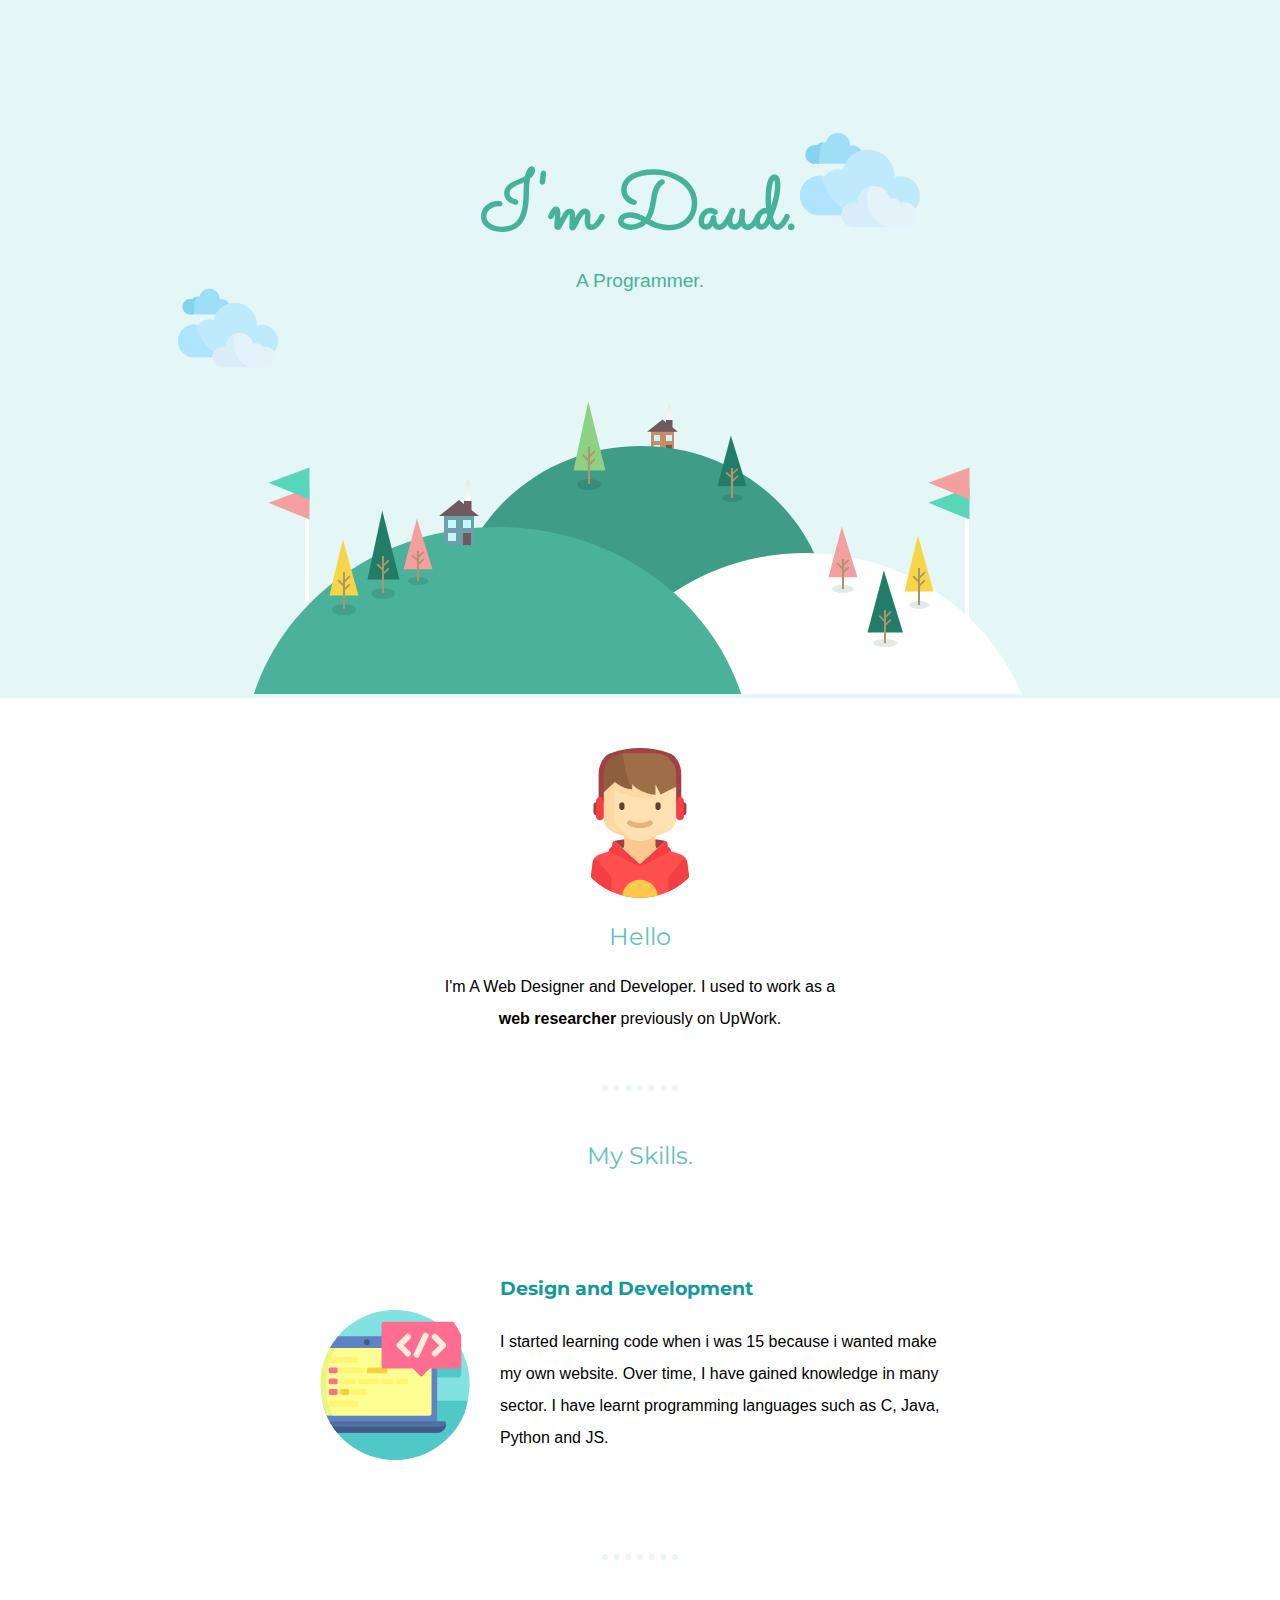
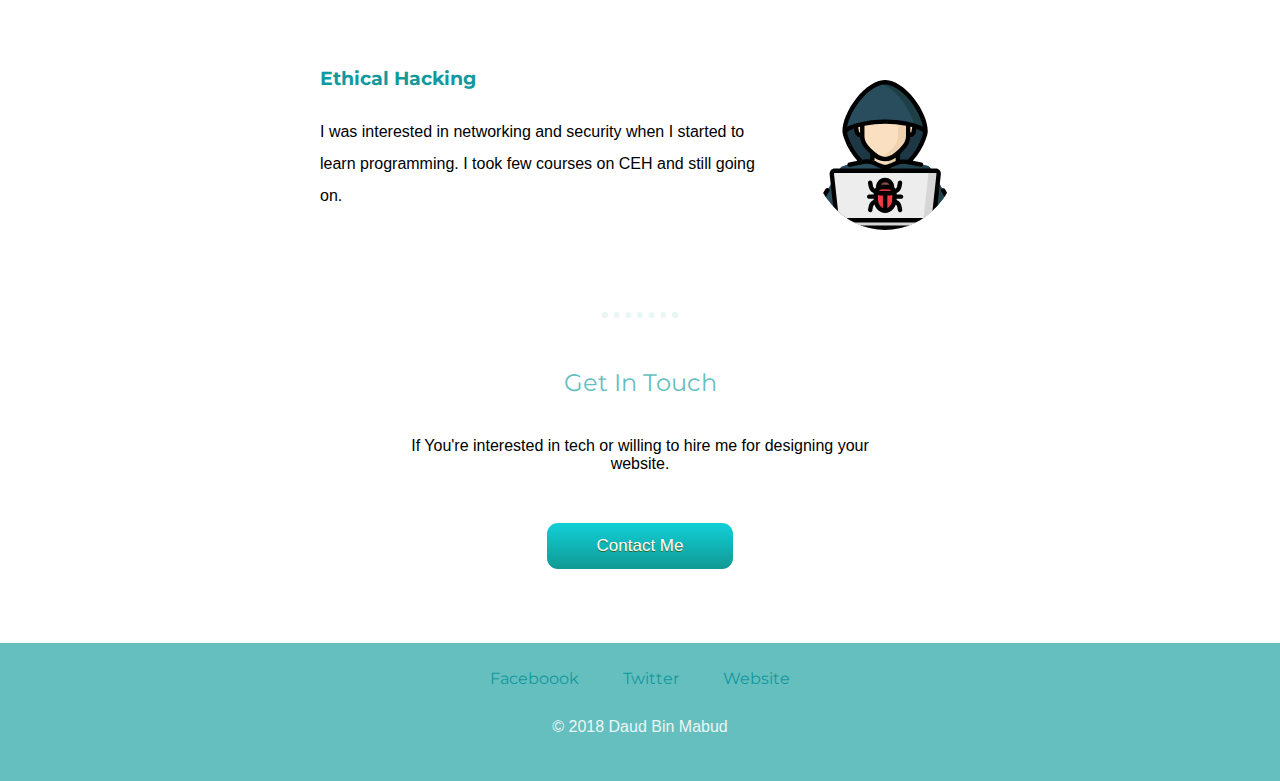
<file: index.html>
<!DOCTYPE html>
<html lang="en">
<head>
    <meta charset="UTF-8">
    <title>Daud Bin Mabud</title>
    <link rel="stylesheet" href="styles.css">
    <link rel="shortcut icon" href="myfavicon.ico" type="image/x-icon">
    <link href="https://fonts.googleapis.com/css?family=Merriweather|Montserrat|Sacramento" rel="stylesheet">

</head>
<body>
    <div class="top-container">
        <img class="up-cloud" src="clouds.svg" alt="">
        <h1 class="heading">I'm Daud.</h1>
        <p class="para">A Programmer. </p>
        <img class="down-cloud" src="clouds.svg" alt="">
        <img class="hill-img" src="land.svg" alt="">
    </div>
    
    <div class="middle-container">
    <div class="my-pro">
        <img class="pro-pic" src="boy.svg" alt="">
        <h2>Hello</h2>
        <p class="intro">I'm A Web Designer and Developer. I used to work as a <strong>web researcher </strong> previously on UpWork.</p>
    </div>
    <hr>
    <h2>My Skills.</h2>
    <div class="skills">
        <img class="skill-img" src="coding.svg" alt="">
        <h3>Design and Development</h3>
        <p>I started learning code when i was 15 because i wanted make my own website. Over time, I have gained knowledge in many sector. I have learnt programming languages such as C, Java, Python and JS.</p>
    </div>
    <hr>
    <div class="skills">
        <img class="second-img" src="hacker.svg" alt="">
        <h3> Ethical Hacking</h3>
        <p>I was interested in networking and security when I started to learn programming. I took few courses on CEH and still going on.</p>
    </div>
    <hr>
    <div class="contact">
        <h2>Get In Touch</h2>
        <p class="contact-msg">If You're interested in tech or willing to hire me for designing your website.</p>
        <a class="myButton" href="mailto:daudbinmabud@mail.com">Contact Me</a>
    </div>
    <div class="last-container">

        <a href="http://facebook.com/daudbinmabud">Faceboook</a>
        <a href="http://twitter.com/daudbinmabud">Twitter</a>
        <a href="http://whoisdaud.github.io">Website</a>

        <p class="copyright">© 2018 Daud Bin Mabud</p>
    </div>
</body>
</html>
</file>
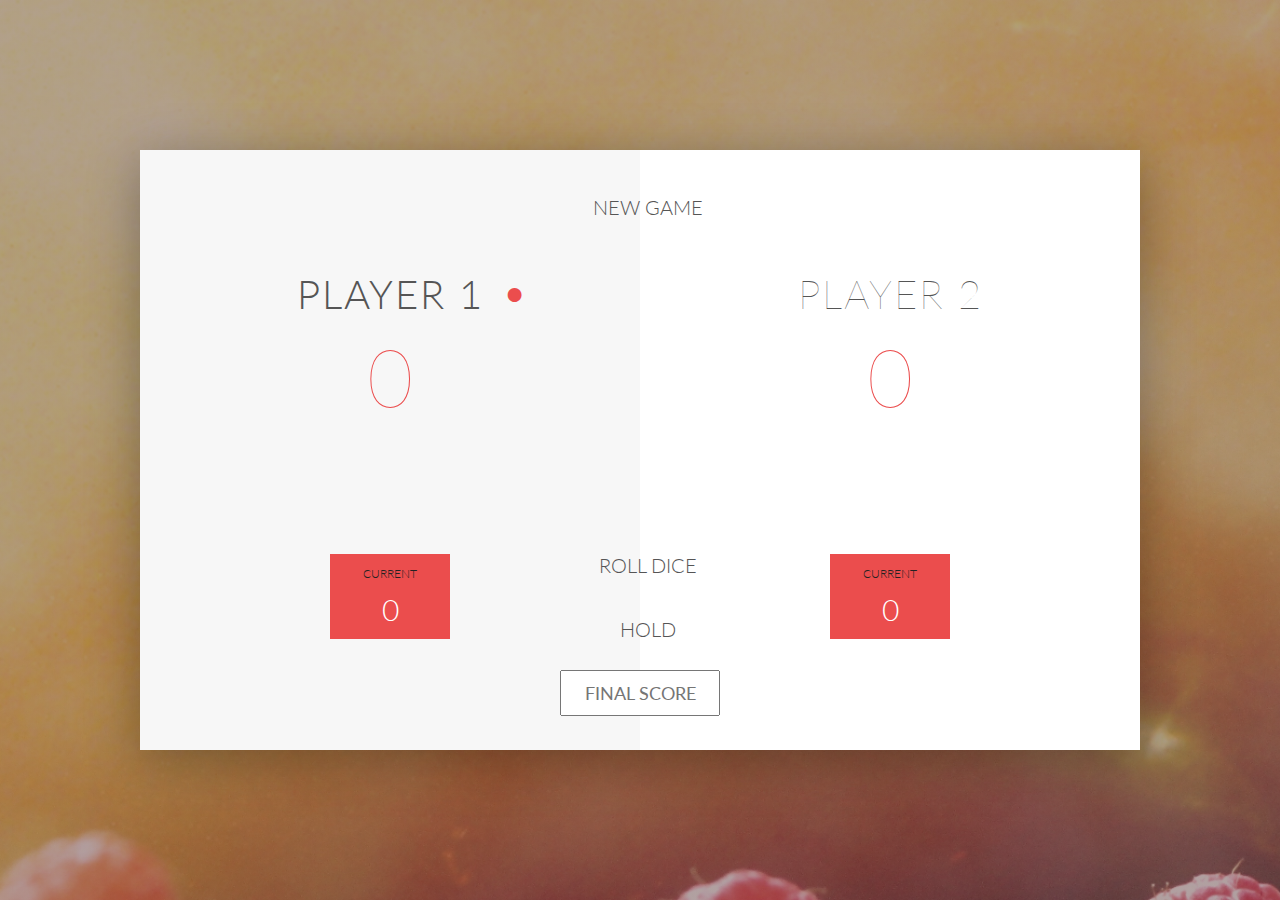
<file: pig-game/play.html>
<!DOCTYPE html>
<html lang="en">
    <head>
        <meta charset="UTF-8">
        <link href="https://fonts.googleapis.com/css?family=Lato:100,300,600" rel="stylesheet" type="text/css">
        <link href="https://code.ionicframework.com/ionicons/2.0.1/css/ionicons.min.css" rel="stylesheet" type="text/css">
        <link type="text/css" rel="stylesheet" href="style.css">
        
        <title>Pig Game</title>
    </head>

    <body>
        <div class="wrapper clearfix">
            <div class="player-0-panel active">
                <div class="player-name" id="name-0">Player 1</div>
                <div class="player-score" id="score-0">43</div>
                <div class="player-current-box">
                    <div class="player-current-label">Current</div>
                    <div class="player-current-score" id="current-0">11</div>
                </div>
            </div>
            
            <div class="player-1-panel">
                <div class="player-name" id="name-1">Player 2</div>
                <div class="player-score" id="score-1">72</div>
                <div class="player-current-box">
                    <div class="player-current-label">Current</div>
                    <div class="player-current-score" id="current-1">0</div>
                </div>
            </div>
            
            <button class="btn-new"><i class="ion-ios-plus-outline"></i>New game</button>
            <button class="btn-roll"><i class="ion-ios-loop"></i>Roll dice</button>
            <button class="btn-hold"><i class="ion-ios-download-outline"></i>Hold</button>
            
            <input type="text" placeholder="Final score" class="final-score">
            
            <img src="dice-5.png" alt="Dice" class="dice" id="dice-1">
            <img src="dice-5.png" alt="Dice" class="dice" id="dice-2">
        </div>
        
        <script src="app.js"></script>
    </body>
</html>
</file>
<file: styles.css>
body {
    margin: 0px;
    font-family: 'Lucida Sans', 'Lucida Sans Regular', 'Lucida Grande', 'Lucida Sans Unicode', Geneva, Verdana, sans-serif;
    text-align: center;
}
a {
    color: #11999E;    
    font-family: 'Montserrat', sans-serif;
    margin: 10px 20px;
    text-decoration: none;

}
p {
    margin: 0% auto;
    
}
h1 {
    font-family: 'Montserrat', sans-serif;
}
h2 {
    font-family: 'Montserrat', sans-serif;
    color: #66bfbf;
    font-weight: normal;
}
h3 {
    color: #11999E;
    font-family: 'Montserrat', sans-serif;
}
hr {
    border: dotted #eaf6f6 6px;
    border-top: none;
    width: 5%;
    margin: 50px auto;
}
.para{
    margin-top: 0%;
    font-size: 1.2rem;
}
.heading {
    margin-top: 0%;
    padding-top: 0%;
    font-family: 'Sacramento', Courier, monospace;
    font-size: 5rem;
    margin-bottom: 0%;
}
.up-cloud{
    height: 120px;
    width: 120px;
    position: absolute;
    left: 800px;
    top: 120px;
}
.down-cloud{
    height: 100px;
    width: 100px;
    position: absolute;
    left: 50px;
    top: 150px;
    padding: 10%;
}
.hill-img {
    height: 300px;
    width: 800px;
    padding-top: 8%;

}

.top-container {
    background-color: #e4f6f6;
    position: relative;
    padding-top: 12%;
    color: #45b29a;
}

.pro-pic {
    padding-top: 20px;
    height: 150px;
    width: 150px;
    border-radius: 100%;
}

.skill-img {
    padding-top: 20px;
    height: 190px;
    width: 150px;
    border-radius: 100%;
    float: left;
    margin-right: 30px;

}
.second-img {
    padding-top: 20px;
    height: 150px;
    width: 150px;
    border-radius: 100%;
    float: right;
    margin-left: 30px;

}

.middle-container {
    margin-top: 30px;
    position: relative;
    
}

.last-container{
    background-color: #66bfbf;
    margin-top: 5%;
    padding: 2%;

}
.skills {
    width: 50%;
    margin: 100px auto 100px auto;
    text-align: left;
    line-height: 2;
}
.intro{
    width: 32%;
    line-height: 2;
}
.contact-msg{
    width: 40%;
    margin: 40px auto 40px;
}
.myButton {
	background:-webkit-gradient(linear, left top, left bottom, color-stop(0.05, #11cdd4), color-stop(1, #119994));
	background:-moz-linear-gradient(top, #11cdd4 5%, #119994 100%);
	background:-webkit-linear-gradient(top, #11cdd4 5%, #119994 100%);
	background:-o-linear-gradient(top, #11cdd4 5%, #119994 100%);
	background:-ms-linear-gradient(top, #11cdd4 5%, #119994 100%);
	background:linear-gradient(to bottom, #11cdd4 5%, #119994 100%);
	filter:progid:DXImageTransform.Microsoft.gradient(startColorstr='#11cdd4', endColorstr='#119994',GradientType=0);
	background-color:#11cdd4;
	-moz-border-radius:11px;
	-webkit-border-radius:11px;
	border-radius:11px;
	/* border:2px solid #18ab29; */
	display:inline-block;
	cursor:pointer;
	color:#ffffff;
	font-family:Arial;
	font-size:17px;
	padding:13px 50px;
	text-decoration:none;
	text-shadow:0px 1px 0px #2f6627;
}
.myButton:hover {
	background:-webkit-gradient(linear, left top, left bottom, color-stop(0.05, #119994), color-stop(1, #11cdd4));
	background:-moz-linear-gradient(top, #119994 5%, #11cdd4 100%);
	background:-webkit-linear-gradient(top, #119994 5%, #11cdd4 100%);
	background:-o-linear-gradient(top, #119994 5%, #11cdd4 100%);
	background:-ms-linear-gradient(top, #119994 5%, #11cdd4 100%);
	background:linear-gradient(to bottom, #119994 5%, #11cdd4 100%);
	filter:progid:DXImageTransform.Microsoft.gradient(startColorstr='#119994', endColorstr='#11cdd4',GradientType=0);
	background-color:#119994;
}
.myButton:active {
	position:relative;
	top:1px;
}
a:hover{
    color: #eaf6f6;
}
.copyright{
    margin: 30px 10px;
    margin-bottom: 20px;
    color: #eaf6f6;
}
</file>
<file: pig-game/style.css>
/**********************************************
*** GENERAL
**********************************************/

.final-score {
    position: absolute;
    left: 50%;
    transform: translateX(-50%);
    top: 520px;
    color: #555;
    font-size: 18px;
    font-family: 'Lato';
    text-align: center;
    padding: 10px;
    width: 160px;
    text-transform: uppercase;
}

.final-score:focus { outline: none; }

#dice-1 { top: 120px; }
#dice-2 { top: 250px; }


* {
    margin: 0;
    padding: 0;
    box-sizing: border-box;
    
}

.clearfix::after {
    content: "";
    display: table;
    clear: both;
}

body {
    background-image: linear-gradient(rgba(62, 20, 20, 0.4), rgba(62, 20, 20, 0.4)), url(back.jpg);
    background-size: cover;
    background-position: center;
    font-family: Lato;
    font-weight: 300;
    position: relative;
    height: 100vh;
    color: #555;
}

.wrapper {
    width: 1000px;
    position: absolute;
    top: 50%;
    left: 50%;
    transform: translate(-50%, -50%);
    background-color: #fff;
    box-shadow: 0px 10px 50px rgba(0, 0, 0, 0.3);
    overflow: hidden;
}

.player-0-panel,
.player-1-panel {
    width: 50%;
    float: left;
    height: 600px;
    padding: 100px;
}



/**********************************************
*** PLAYERS
**********************************************/

.player-name {
    font-size: 40px;
    text-align: center;
    text-transform: uppercase;
    letter-spacing: 2px;
    font-weight: 100;
    margin-top: 20px;
    margin-bottom: 10px;
    position: relative;
}

.player-score {
    text-align: center;
    font-size: 80px;
    font-weight: 100;
    color: #EB4D4D;
    margin-bottom: 130px;
}

.active { background-color: #f7f7f7; }
.active .player-name { font-weight: 300; }

.active .player-name::after {
    content: "\2022";
    font-size: 47px;
    position: absolute;
    color: #EB4D4D;
    top: -7px;
    right: 10px;
    
}

.player-current-box {
    background-color: #EB4D4D;
    color: #fff;
    width: 40%;
    margin: 0 auto;
    padding: 12px;
    text-align: center;
}

.player-current-label {
    text-transform: uppercase;
    margin-bottom: 10px;
    font-size: 12px;
    color: #222;
}

.player-current-score {
    font-size: 30px;
}

button {
    position: absolute;
    width: 200px;
    left: 50%;
    transform: translateX(-50%);
    color: #555;
    background: none;
    border: none;
    font-family: Lato;
    font-size: 20px;
    text-transform: uppercase;
    cursor: pointer;
    font-weight: 300;
    transition: background-color 0.3s, color 0.3s;
}

button:hover { font-weight: 600; }
button:hover i { margin-right: 20px; }

button:focus {
    outline: none;
}

i {
    color: #EB4D4D;
    display: inline-block;
    margin-right: 15px;
    font-size: 32px;
    line-height: 1;
    vertical-align: text-top;
    margin-top: -4px;
    transition: margin 0.3s;
}

.btn-new { top: 45px;}
.btn-roll { top: 403px;}
.btn-hold { top: 467px;}

.dice {
    position: absolute;
    left: 50%;
    top: 178px;
    transform: translateX(-50%);
    height: 100px;
    box-shadow: 0px 10px 60px rgba(0, 0, 0, 0.10);
}

.winner { background-color: #f7f7f7; }
.winner .player-name { font-weight: 300; color: #EB4D4D; }
</file>
